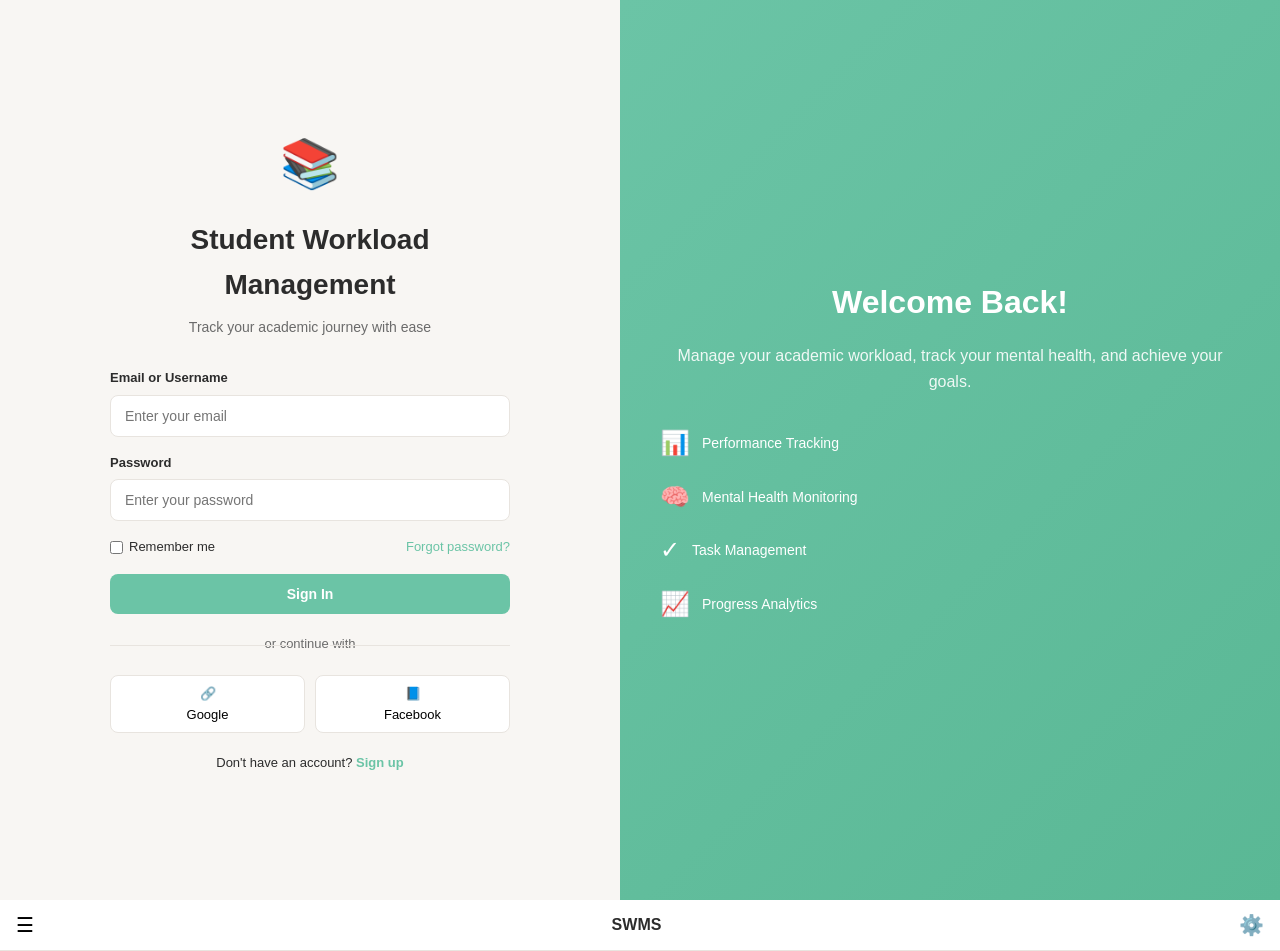
<file: index.html>
<!DOCTYPE html>
<html lang="en">
<head>
    <meta charset="UTF-8">
    <meta name="viewport" content="width=device-width, initial-scale=1.0, maximum-scale=1.0, user-scalable=no">
    <meta name="mobile-web-app-capable" content="yes">
    <meta name="apple-mobile-web-app-capable" content="yes">
    <title>Student Workload Management System</title>
    <link rel="stylesheet" href="styles.css?v=2026091812">
    <meta http-equiv="Cache-Control" content="no-cache, no-store, must-revalidate">
    <meta http-equiv="Pragma" content="no-cache">
    <meta http-equiv="Expires" content="0">
</head>
<body>
    <!-- Login Page -->
    <div id="login-page" class="login-page active">
        <div class="login-container">
            <div class="login-content">
                <div class="login-header">
                    <div class="login-logo">📚</div>
                    <h1>Student Workload Management</h1>
                    <p>Track your academic journey with ease</p>
                </div>

                <form id="login-form" class="login-form">
                    <div class="form-group">
                        <label for="login-email">Email or Username</label>
                        <input type="text" id="login-email" class="input-field" placeholder="Enter your email" required>
                    </div>

                    <div class="form-group">
                        <label for="login-password">Password</label>
                        <input type="password" id="login-password" class="input-field" placeholder="Enter your password" required>
                    </div>

                    <div class="form-options">
                        <label class="remember-me">
                            <input type="checkbox" id="remember-me">
                            <span>Remember me</span>
                        </label>
                        <a href="#" class="forgot-link">Forgot password?</a>
                    </div>

                    <button type="submit" class="btn btn-primary btn-block">Sign In</button>
                </form>

                <div class="login-divider">
                    <span>or continue with</span>
                </div>

                <div class="social-login">
                    <button type="button" class="social-btn">
                        <span>🔗</span>
                        <span>Google</span>
                    </button>
                    <button type="button" class="social-btn">
                        <span>📘</span>
                        <span>Facebook</span>
                    </button>
                </div>

                <div class="login-footer">
                    <p>Don't have an account? <a href="#" id="show-signup">Sign up</a></p>
                </div>
            </div>

            <div class="signup-content" style="display: none;">
                <div class="login-header">
                    <div class="login-logo">📚</div>
                    <h1>Create Account</h1>
                    <p>Start tracking your academic progress today</p>
                </div>

                <form id="signup-form" class="login-form">
                    <div class="form-group">
                        <label for="signup-name">Full Name</label>
                        <input type="text" id="signup-name" class="input-field" placeholder="Enter your full name" required>
                    </div>

                    <div class="form-group">
                        <label for="signup-email">Email</label>
                        <input type="email" id="signup-email" class="input-field" placeholder="Enter your email" required>
                    </div>

                    <div class="form-group">
                        <label for="signup-password">Password</label>
                        <input type="password" id="signup-password" class="input-field" placeholder="Create a password" required>
                    </div>

                    <div class="form-group">
                        <label for="signup-confirm">Confirm Password</label>
                        <input type="password" id="signup-confirm" class="input-field" placeholder="Confirm your password" required>
                    </div>

                    <button type="submit" class="btn btn-primary btn-block">Create Account</button>
                </form>

                <div class="login-footer">
                    <p>Already have an account? <a href="#" id="show-login">Sign in</a></p>
                </div>
            </div>
        </div>

        <div class="login-illustration">
            <div class="illustration-content">
                <h2>Welcome Back!</h2>
                <p>Manage your academic workload, track your mental health, and achieve your goals.</p>
                <div class="feature-list">
                    <div class="feature-item">
                        <span class="feature-icon">📊</span>
                        <span>Performance Tracking</span>
                    </div>
                    <div class="feature-item">
                        <span class="feature-icon">🧠</span>
                        <span>Mental Health Monitoring</span>
                    </div>
                    <div class="feature-item">
                        <span class="feature-icon">✓</span>
                        <span>Task Management</span>
                    </div>
                    <div class="feature-item">
                        <span class="feature-icon">📈</span>
                        <span>Progress Analytics</span>
                    </div>
                </div>
            </div>
        </div>
    </div>

    <!-- Daily Mood Check Modal -->
    <div id="mood-check-modal" class="mood-check-modal">
        <div class="mood-check-content">
            <div class="mood-check-header">
                <h2>How are you feeling today?</h2>
                <p>Rate your mood on a scale of 1-10</p>
            </div>
            <div class="mood-scale">
                <div class="mood-scale-labels">
                    <span>😢 Bad</span>
                    <span>😄 Great</span>
                </div>
                <div class="mood-scale-numbers" id="mood-scale-numbers">
                    <button class="mood-number" data-mood="1">1</button>
                    <button class="mood-number" data-mood="2">2</button>
                    <button class="mood-number" data-mood="3">3</button>
                    <button class="mood-number" data-mood="4">4</button>
                    <button class="mood-number" data-mood="5">5</button>
                    <button class="mood-number" data-mood="6">6</button>
                    <button class="mood-number" data-mood="7">7</button>
                    <button class="mood-number" data-mood="8">8</button>
                    <button class="mood-number" data-mood="9">9</button>
                    <button class="mood-number" data-mood="10">10</button>
                </div>
                <div class="mood-animation-container">
                    <div class="mood-emoji-display" id="mood-emoji-display">😊</div>
                    <div class="mood-particles" id="mood-particles"></div>
                </div>
            </div>
            <button class="btn btn-primary btn-block" id="submit-mood-check">Continue</button>
        </div>
    </div>

    <!-- Mobile Header -->
    <header class="mobile-header">
        <button class="menu-toggle" id="menu-toggle">☰</button>
        <h1 class="mobile-title">SWMS</h1>
        <button class="settings-btn" id="mobile-settings-btn">⚙️</button>
    </header>

    <div class="app-container">
        <!-- Sidebar Navigation -->
        <aside class="sidebar" id="sidebar">
            <div class="logo">
                <h2>📚 SWMS</h2>
                <p>Student Workload Management</p>
            </div>
            <nav class="nav-menu">
                <button class="nav-item active" data-view="dashboard">
                    <span class="icon">📊</span>
                    <span>Dashboard</span>
                </button>
                <button class="nav-item" data-view="performance">
                    <span class="icon">📈</span>
                    <span>Performance</span>
                </button>
                <button class="nav-item" data-view="mental-health">
                    <span class="icon">🧠</span>
                    <span>Mental Health</span>
                </button>
                <button class="nav-item" data-view="tasks">
                    <span class="icon">✓</span>
                    <span>Tasks</span>
                </button>
                <button class="nav-item" data-view="settings">
                    <span class="icon">⚙️</span>
                    <span>Settings</span>
                </button>
            </nav>
            <div class="user-profile">
                <div class="avatar">👤</div>
                <div class="user-info">
                    <h4>Student User</h4>
                    <p>Senior Year</p>
                </div>
            </div>
        </aside>

        <!-- Main Content Area -->
        <main class="main-content">
            <!-- Dashboard View -->
            <section id="dashboard-view" class="view active">
                <div class="header">
                    <h1>Dashboard Overview</h1>
                    <p class="date" id="current-date"></p>
                </div>

                <div class="stats-grid">
                    <div class="stat-card">
                        <div class="stat-icon">📚</div>
                        <div class="stat-info">
                            <h3 id="pending-tasks">0</h3>
                            <p>Pending Tasks</p>
                        </div>
                    </div>
                    <div class="stat-card">
                        <div class="stat-icon">📊</div>
                        <div class="stat-info">
                            <h3 id="current-gpa">0.0</h3>
                            <p>Current GPA</p>
                        </div>
                    </div>
                    <div class="stat-card">
                        <div class="stat-icon">🎯</div>
                        <div class="stat-info">
                            <h3 id="completion-rate">0%</h3>
                            <p>Completion Rate</p>
                        </div>
                    </div>
                    <div class="stat-card stress-card">
                        <div class="stat-icon">🧠</div>
                        <div class="stat-info">
                            <h3 id="stress-level">Low</h3>
                            <p>Stress Level</p>
                        </div>
                    </div>
                </div>

                <div class="dashboard-grid">
                    <div class="card weekly-polygon-card">
                        <h3>📊 Weekly Performance Radar</h3>
                        <p class="card-subtitle">Touch the graph to see details</p>
                        <div class="polygon-container">
                            <canvas id="weeklyPolygon"></canvas>
                            <div class="polygon-tooltip" id="polygon-tooltip"></div>
                        </div>
                    </div>

                    <div class="card upcoming-deadlines">
                        <h3>📅 Upcoming Deadlines</h3>
                        <div id="deadlines-list" class="deadlines-list">
                            <p class="empty-state">No upcoming deadlines</p>
                        </div>
                    </div>

                    <div class="card recommendations">
                        <h3>💡 Recommendations</h3>
                        <div id="recommendations-list" class="recommendations-list">
                            <div class="recommendation-item">
                                <span class="rec-icon">✨</span>
                                <p>Take a 10-minute break every hour to maintain focus</p>
                            </div>
                            <div class="recommendation-item">
                                <span class="rec-icon">📖</span>
                                <p>Schedule study sessions during your peak productivity hours</p>
                            </div>
                        </div>
                    </div>
                </div>
            </section>

            <!-- Performance Tracker View -->
            <section id="performance-view" class="view">
                <div class="header">
                    <h1>Performance Tracker</h1>
                    <p>Monitor your academic progress</p>
                </div>

                <div class="performance-controls">
                    <button class="btn btn-primary" id="add-grade-btn">+ Add Grade</button>
                </div>

                <div class="performance-grid">
                    <div class="card gpa-card">
                        <h3>🎓 GPA Trend</h3>
                        <div class="gpa-display">
                            <div class="gpa-value" id="perf-gpa">0.00</div>
                            <p>Current GPA</p>
                        </div>
                        <div class="chart-container">
                            <canvas id="gpaChart"></canvas>
                        </div>
                    </div>

                    <div class="card grades-list-card">
                        <h3>📝 Recent Grades</h3>
                        <div id="grades-list" class="grades-list">
                            <p class="empty-state">No grades recorded yet</p>
                        </div>
                    </div>

                    <div class="card completion-card">
                        <h3>✓ Assignment Completion</h3>
                        <div class="completion-stats">
                            <div class="completion-circle">
                                <svg viewBox="0 0 36 36" class="circular-chart">
                                    <path class="circle-bg" d="M18 2.0845 a 15.9155 15.9155 0 0 1 0 31.831 a 15.9155 15.9155 0 0 1 0 -31.831"/>
                                    <path class="circle" id="completion-circle" stroke-dasharray="0, 100" d="M18 2.0845 a 15.9155 15.9155 0 0 1 0 31.831 a 15.9155 15.9155 0 0 1 0 -31.831"/>
                                    <text x="18" y="20.35" class="percentage" id="completion-percentage">0%</text>
                                </svg>
                            </div>
                            <div class="completion-details">
                                <p><strong id="completed-count">0</strong> Completed</p>
                                <p><strong id="total-count">0</strong> Total</p>
                            </div>
                        </div>
                    </div>
                </div>
            </section>

            <!-- Mental Health Assessment View -->
            <section id="mental-health-view" class="view">
                <div class="header">
                    <h1>Mental Health Assessment</h1>
                    <p>Track your well-being and stress levels</p>
                </div>

                <div class="mental-health-grid">
                    <div class="card assessment-card">
                        <h3>📋 Quick Assessment</h3>
                        <form id="assessment-form">
                            <div class="form-group">
                                <label>How stressed do you feel today?</label>
                                <div class="slider-container">
                                    <input type="range" id="stress-slider" min="1" max="10" value="5" class="slider">
                                    <div class="slider-labels">
                                        <span>Low</span>
                                        <span id="stress-value">5</span>
                                        <span>High</span>
                                    </div>
                                </div>
                            </div>

                            <div class="form-group">
                                <label>How anxious do you feel?</label>
                                <div class="slider-container">
                                    <input type="range" id="anxiety-slider" min="1" max="10" value="5" class="slider">
                                    <div class="slider-labels">
                                        <span>Low</span>
                                        <span id="anxiety-value">5</span>
                                        <span>High</span>
                                    </div>
                                </div>
                            </div>

                            <div class="form-group">
                                <label>How would you rate your mood?</label>
                                <div class="mood-selector">
                                    <button type="button" class="mood-btn" data-mood="1">😢</button>
                                    <button type="button" class="mood-btn" data-mood="2">😟</button>
                                    <button type="button" class="mood-btn" data-mood="3">😐</button>
                                    <button type="button" class="mood-btn" data-mood="4">🙂</button>
                                    <button type="button" class="mood-btn" data-mood="5">😄</button>
                                </div>
                            </div>

                            <div class="form-group">
                                <label>Hours of sleep last night</label>
                                <input type="number" id="sleep-hours" min="0" max="12" step="0.5" value="7" class="input-field">
                            </div>

                            <button type="submit" class="btn btn-primary btn-block">Save Assessment</button>
                        </form>
                    </div>

                    <div class="card trends-card">
                        <h3>📈 Stress Trend (Last 7 Days)</h3>
                        <div class="chart-container">
                            <canvas id="stressChart"></canvas>
                        </div>
                    </div>

                    <div class="card wellness-tips">
                        <h3>💚 Wellness Tips</h3>
                        <div class="tips-list">
                            <div class="tip-item">
                                <span class="tip-icon">🧘</span>
                                <div>
                                    <h4>Practice Mindfulness</h4>
                                    <p>Try 5-10 minutes of meditation daily to reduce stress</p>
                                </div>
                            </div>
                            <div class="tip-item">
                                <span class="tip-icon">🏃</span>
                                <div>
                                    <h4>Stay Active</h4>
                                    <p>Regular exercise can improve mood and reduce anxiety</p>
                                </div>
                            </div>
                            <div class="tip-item">
                                <span class="tip-icon">😴</span>
                                <div>
                                    <h4>Prioritize Sleep</h4>
                                    <p>Aim for 7-9 hours of quality sleep each night</p>
                                </div>
                            </div>
                            <div class="tip-item">
                                <span class="tip-icon">👥</span>
                                <div>
                                    <h4>Connect With Others</h4>
                                    <p>Social support is crucial for mental well-being</p>
                                </div>
                            </div>
                        </div>
                    </div>

                    <div class="card mood-history">
                        <h3>😊 Mood History</h3>
                        <div id="mood-history-list" class="mood-history-list">
                            <p class="empty-state">No mood records yet</p>
                        </div>
                    </div>
                </div>
            </section>

            <!-- Tasks/Assignment Manager View -->
            <section id="tasks-view" class="view">
                <div class="header">
                    <h1>Task & Assignment Manager</h1>
                    <p>Organize and track your assignments</p>
                </div>

                <div class="tasks-controls">
                    <button class="btn btn-primary" id="add-task-btn">+ Add Task</button>
                    <div class="filter-buttons">
                        <button class="filter-btn active" data-filter="all">All</button>
                        <button class="filter-btn" data-filter="pending">Pending</button>
                        <button class="filter-btn" data-filter="completed">Completed</button>
                    </div>
                </div>

                <div class="tasks-grid">
                    <div class="card tasks-list-card">
                        <h3>📋 Tasks</h3>
                        <div id="tasks-list" class="tasks-list">
                            <p class="empty-state">No tasks yet. Add your first task!</p>
                        </div>
                    </div>
                </div>
            </section>

            <!-- Settings View -->
            <section id="settings-view" class="view">
                <div class="header">
                    <h1>Settings</h1>
                    <p>Manage your preferences</p>
                </div>

                <div class="settings-grid">
                    <div class="card">
                        <h3>🔔 Reminders</h3>
                        <div class="setting-item">
                            <div class="setting-info">
                                <h4>Daily Mood Check</h4>
                                <p>Get reminded to log your mood daily</p>
                            </div>
                            <label class="toggle-switch">
                                <input type="checkbox" id="mood-reminder-toggle" checked>
                                <span class="toggle-slider"></span>
                            </label>
                        </div>
                        <div class="setting-item">
                            <div class="setting-info">
                                <h4>Mood Check Time</h4>
                                <p>When to show the mood check prompt</p>
                            </div>
                            <input type="time" id="mood-reminder-time" class="input-field" value="09:00">
                        </div>
                        <div class="setting-item">
                            <div class="setting-info">
                                <h4>Task Reminders</h4>
                                <p>Get notified about upcoming deadlines</p>
                            </div>
                            <label class="toggle-switch">
                                <input type="checkbox" id="task-reminder-toggle" checked>
                                <span class="toggle-slider"></span>
                            </label>
                        </div>
                        <div class="setting-item">
                            <div class="setting-info">
                                <h4>Remind me before deadline</h4>
                                <p>How many hours before a task is due</p>
                            </div>
                            <select id="reminder-hours" class="input-field">
                                <option value="1">1 hour</option>
                                <option value="2">2 hours</option>
                                <option value="6">6 hours</option>
                                <option value="12">12 hours</option>
                                <option value="24" selected>1 day</option>
                                <option value="48">2 days</option>
                            </select>
                        </div>
                    </div>

                    <div class="card">
                        <h3>🎨 Appearance</h3>
                        <div class="setting-item">
                            <div class="setting-info">
                                <h4>Animations</h4>
                                <p>Enable smooth transitions and effects</p>
                            </div>
                            <label class="toggle-switch">
                                <input type="checkbox" id="animations-toggle" checked>
                                <span class="toggle-slider"></span>
                            </label>
                        </div>
                    </div>

                    <div class="card">
                        <h3>📱 Data</h3>
                        <div class="setting-item">
                            <button class="btn btn-secondary btn-block" id="export-data-btn">Export Data</button>
                        </div>
                        <div class="setting-item">
                            <button class="btn btn-secondary btn-block" id="clear-data-btn">Clear All Data</button>
                        </div>
                    </div>
                </div>
            </section>
        </main>
    </div>

    <!-- Sidebar Overlay for Mobile -->
    <div class="sidebar-overlay" id="sidebar-overlay"></div>

    <!-- Modal for Adding Grade -->
    <div id="grade-modal" class="modal">
        <div class="modal-content">
            <div class="modal-header">
                <h2>Add Grade</h2>
                <button class="close-btn" data-modal="grade-modal">&times;</button>
            </div>
            <form id="grade-form">
                <div class="form-group">
                    <label>Course Name</label>
                    <input type="text" id="course-name" class="input-field" required>
                </div>
                <div class="form-group">
                    <label>Grade</label>
                    <input type="number" id="grade-value" class="input-field" min="0" max="4" step="0.1" required>
                    <small>Enter GPA value (0.0 - 4.0)</small>
                </div>
                <div class="form-group">
                    <label>Credits</label>
                    <input type="number" id="grade-credits" class="input-field" min="1" max="6" value="3" required>
                </div>
                <div class="modal-actions">
                    <button type="button" class="btn btn-secondary" data-modal="grade-modal">Cancel</button>
                    <button type="submit" class="btn btn-primary">Add Grade</button>
                </div>
            </form>
        </div>
    </div>

    <!-- Modal for Adding Task -->
    <div id="task-modal" class="modal">
        <div class="modal-content">
            <div class="modal-header">
                <h2>Add Task</h2>
                <button class="close-btn" data-modal="task-modal">&times;</button>
            </div>
            <form id="task-form">
                <div class="form-group">
                    <label>Task Title</label>
                    <input type="text" id="task-title" class="input-field" required>
                </div>
                <div class="form-group">
                    <label>Description</label>
                    <textarea id="task-description" class="input-field" rows="3"></textarea>
                </div>
                <div class="form-group">
                    <label>Due Date</label>
                    <input type="date" id="task-date" class="input-field" required>
                </div>
                <div class="form-group">
                    <label>Priority</label>
                    <select id="task-priority" class="input-field">
                        <option value="low">Low</option>
                        <option value="medium">Medium</option>
                        <option value="high">High</option>
                    </select>
                </div>
                <div class="modal-actions">
                    <button type="button" class="btn btn-secondary" data-modal="task-modal">Cancel</button>
                    <button type="submit" class="btn btn-primary">Add Task</button>
                </div>
            </form>
        </div>
    </div>

    <script src="app.js?v=2026091812"></script>
</body>
</html>
</file>
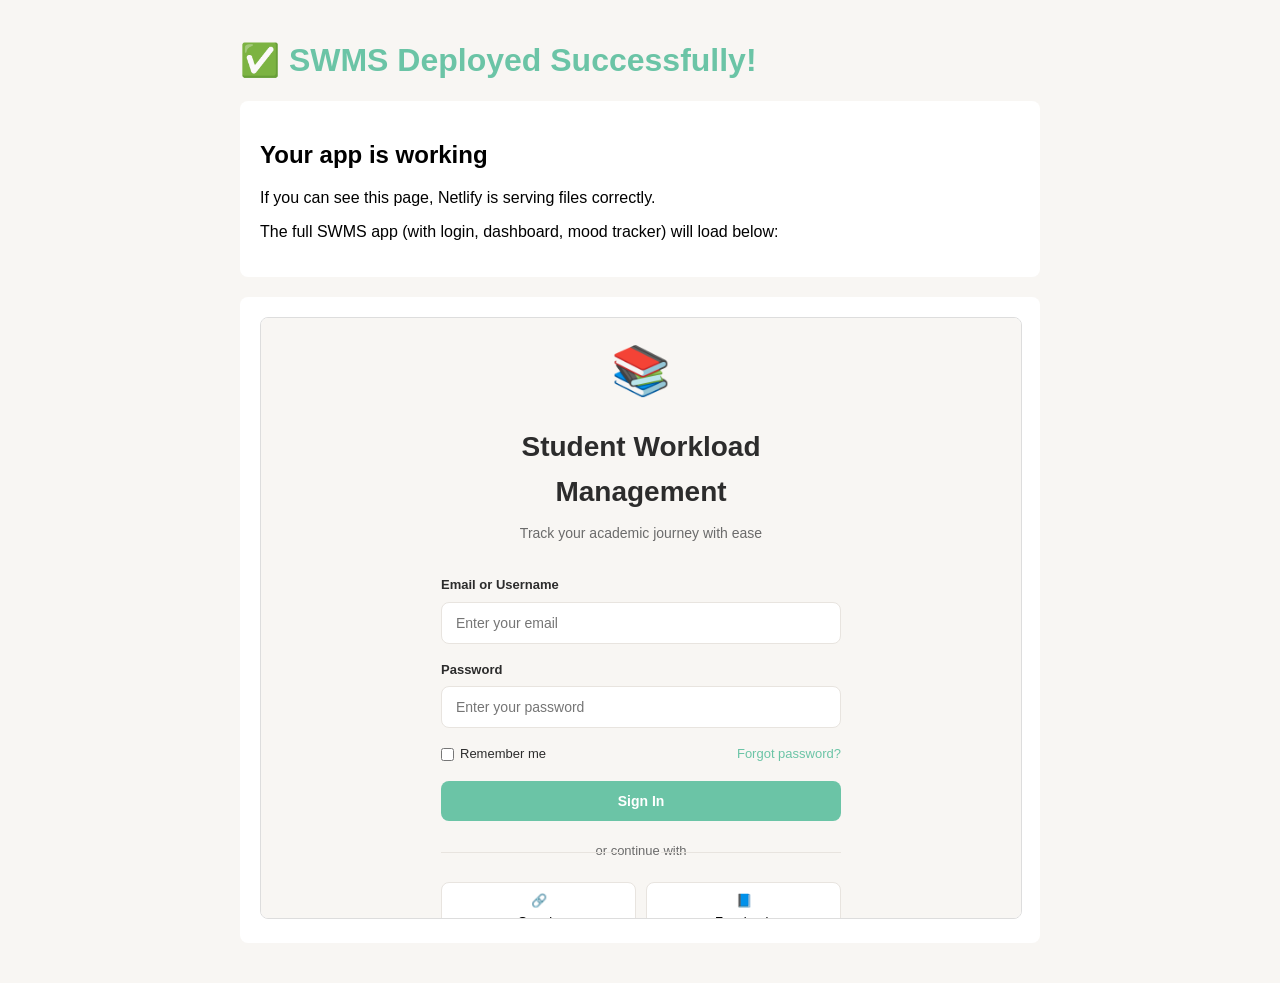
<file: test.html>
<!DOCTYPE html>
<html>
<head>
    <title>SWMS - Test</title>
    <style>
        body { font-family: Arial; background: #f8f6f3; margin: 0; padding: 20px; }
        .container { max-width: 800px; margin: 0 auto; }
        h1 { color: #6bc4a6; }
        .test-box { background: white; padding: 20px; border-radius: 8px; margin: 20px 0; }
    </style>
</head>
<body>
    <div class="container">
        <h1>✅ SWMS Deployed Successfully!</h1>
        <div class="test-box">
            <h2>Your app is working</h2>
            <p>If you can see this page, Netlify is serving files correctly.</p>
            <p>The full SWMS app (with login, dashboard, mood tracker) will load below:</p>
        </div>
        <div class="test-box">
            <iframe src="index.html" width="100%" height="600" style="border: 1px solid #ddd; border-radius: 8px;"></iframe>
        </div>
    </div>
</body>
</html>
</file>
<file: styles.css>
:root {
    --primary-color: #6bc4a6;
    --accent-color: #7d5a50;
    --bg-primary: #f8f6f3;
    --text-dark: #2c2c2c;
    --text-light: #6b6b6b;
    --border-color: #e8e4df;
    --danger: #ff6b6b;
    --warning: #ffa500;
    --success: #6bc4a6;
}

* {
    margin: 0;
    padding: 0;
    box-sizing: border-box;
}

body {
    font-family: -apple-system, BlinkMacSystemFont, 'Segoe UI', sans-serif;
    background: var(--bg-primary);
    color: var(--text-dark);
    line-height: 1.6;
}

/* ==================== LOGIN PAGE ==================== */
.login-page {
    display: flex;
    min-height: 100vh;
    display: none;
}

.login-page.active {
    display: flex;
}

.login-container {
    flex: 1;
    display: flex;
    align-items: center;
    justify-content: center;
    padding: 20px;
}

.login-content, .signup-content {
    width: 100%;
    max-width: 400px;
}

.login-header {
    text-align: center;
    margin-bottom: 30px;
}

.login-logo {
    font-size: 48px;
    margin-bottom: 15px;
}

.login-header h1 {
    font-size: 28px;
    margin-bottom: 8px;
    color: var(--text-dark);
}

.login-header p {
    color: var(--text-light);
    font-size: 14px;
}

.login-form {
    display: flex;
    flex-direction: column;
    gap: 16px;
}

.form-group {
    display: flex;
    flex-direction: column;
}

.form-group label {
    font-size: 13px;
    font-weight: 600;
    margin-bottom: 6px;
    color: var(--text-dark);
}

.input-field {
    padding: 12px 14px;
    border: 1px solid var(--border-color);
    border-radius: 8px;
    font-size: 14px;
    transition: border-color 0.2s;
    font-family: inherit;
}

.input-field:focus {
    outline: none;
    border-color: var(--primary-color);
    box-shadow: 0 0 0 3px rgba(107, 196, 166, 0.1);
}

.form-options {
    display: flex;
    justify-content: space-between;
    align-items: center;
    font-size: 13px;
}

.remember-me {
    display: flex;
    align-items: center;
    cursor: pointer;
}

.remember-me input {
    margin-right: 6px;
}

.forgot-link {
    color: var(--primary-color);
    text-decoration: none;
    font-weight: 500;
}

.btn {
    padding: 12px 20px;
    border: none;
    border-radius: 8px;
    font-size: 14px;
    font-weight: 600;
    cursor: pointer;
    transition: all 0.3s;
    font-family: inherit;
}

.btn-primary {
    background: var(--primary-color);
    color: white;
}

.btn-primary:hover {
    background: #5ab895;
    transform: translateY(-2px);
    box-shadow: 0 4px 12px rgba(107, 196, 166, 0.3);
}

.btn-secondary {
    background: #e8e4df;
    color: var(--text-dark);
}

.btn-secondary:hover {
    background: #ddd5ce;
}

.btn-block {
    width: 100%;
}

.login-divider {
    text-align: center;
    margin: 20px 0;
    font-size: 13px;
    color: var(--text-light);
    position: relative;
}

.login-divider::before,
.login-divider::after {
    content: '';
    position: absolute;
    top: 50%;
    width: 45%;
    height: 1px;
    background: var(--border-color);
}

.login-divider::before {
    left: 0;
}

.login-divider::after {
    right: 0;
}

.social-login {
    display: grid;
    grid-template-columns: 1fr 1fr;
    gap: 10px;
    margin-bottom: 20px;
}

.social-btn {
    padding: 10px;
    border: 1px solid var(--border-color);
    background: white;
    border-radius: 8px;
    cursor: pointer;
    font-size: 13px;
    display: flex;
    flex-direction: column;
    align-items: center;
    gap: 6px;
    transition: all 0.2s;
}

.social-btn:hover {
    border-color: var(--primary-color);
    background: #f5f5f5;
}

.login-footer {
    text-align: center;
    margin-top: 20px;
    font-size: 13px;
}

.login-footer a {
    color: var(--primary-color);
    text-decoration: none;
    font-weight: 600;
    cursor: pointer;
}

.login-illustration {
    flex: 1;
    background: linear-gradient(135deg, var(--primary-color) 0%, #5ab895 100%);
    display: flex;
    align-items: center;
    justify-content: center;
    color: white;
    padding: 40px;
    text-align: center;
}

.illustration-content h2 {
    font-size: 32px;
    margin-bottom: 15px;
}

.illustration-content p {
    font-size: 16px;
    margin-bottom: 30px;
    opacity: 0.9;
}

.feature-list {
    display: flex;
    flex-direction: column;
    gap: 15px;
}

.feature-item {
    display: flex;
    align-items: center;
    gap: 12px;
    font-size: 14px;
}

.feature-icon {
    font-size: 24px;
}

/* ==================== APP CONTAINER ==================== */
.app-container {
    display: none;
    grid-template-columns: 280px 1fr;
    min-height: 100vh;
    gap: 0;
}

.app-container.active {
    display: grid;
}

/* ==================== SIDEBAR ==================== */
.sidebar {
    background: white;
    border-right: 1px solid var(--border-color);
    padding: 20px 0;
    overflow-y: auto;
    display: flex;
    flex-direction: column;
}

.logo {
    padding: 0 20px 20px;
    border-bottom: 1px solid var(--border-color);
    margin-bottom: 20px;
}

.logo h2 {
    font-size: 20px;
    margin-bottom: 5px;
}

.logo p {
    font-size: 12px;
    color: var(--text-light);
}

.nav-menu {
    flex: 1;
    display: flex;
    flex-direction: column;
}

.nav-item {
    padding: 12px 20px;
    cursor: pointer;
    transition: all 0.2s;
    font-size: 14px;
    color: var(--text-light);
    display: flex;
    align-items: center;
    gap: 10px;
    border: none;
    background: none;
    font-family: inherit;
    width: 100%;
    text-align: left;
}

.nav-item:hover {
    background: var(--bg-primary);
    color: var(--text-dark);
}

.nav-item.active {
    background: var(--primary-color);
    color: white;
    border-left: 4px solid var(--accent-color);
}

.icon {
    font-size: 18px;
}

.user-profile {
    padding: 20px;
    border-top: 1px solid var(--border-color);
    display: flex;
    align-items: center;
    gap: 12px;
}

.avatar {
    font-size: 32px;
    width: 50px;
    height: 50px;
    display: flex;
    align-items: center;
    justify-content: center;
    background: var(--bg-primary);
    border-radius: 50%;
}

.user-info h4 {
    font-size: 14px;
    margin-bottom: 2px;
}

.user-info p {
    font-size: 12px;
    color: var(--text-light);
}

/* ==================== MAIN CONTENT ==================== */
.main-content {
    padding: 30px;
    overflow-y: auto;
    display: grid;
    grid-template-columns: 1fr;
}

.view {
    display: none;
    animation: fadeIn 0.3s ease-in-out;
}

.view.active {
    display: block;
}

@keyframes fadeIn {
    from {
        opacity: 0;
        transform: translateY(10px);
    }
    to {
        opacity: 1;
        transform: translateY(0);
    }
}

/* ==================== HEADER ==================== */
.header {
    margin-bottom: 30px;
}

.header h1 {
    font-size: 32px;
    margin-bottom: 8px;
}

.header p {
    color: var(--text-light);
    font-size: 14px;
}

.date {
    color: var(--text-light);
}

/* ==================== STATS GRID ==================== */
.stats-grid {
    display: grid;
    grid-template-columns: repeat(auto-fit, minmax(220px, 1fr));
    gap: 16px;
    margin-bottom: 30px;
}

.stat-card {
    background: white;
    padding: 20px;
    border-radius: 10px;
    border: 1px solid var(--border-color);
    text-align: center;
    transition: all 0.3s;
}

.stat-card:hover {
    transform: translateY(-4px);
    box-shadow: 0 8px 20px rgba(0, 0, 0, 0.08);
}

.stat-icon {
    font-size: 28px;
    margin-bottom: 10px;
}

.stat-info h3 {
    font-size: 28px;
    font-weight: 700;
    color: var(--primary-color);
    margin-bottom: 5px;
}

.stat-info p {
    font-size: 13px;
    color: var(--text-light);
}

.stat-value {
    font-size: 32px;
    font-weight: 700;
    color: var(--primary-color);
    margin-bottom: 8px;
}

.stat-label {
    font-size: 13px;
    color: var(--text-light);
}

/* ==================== CARDS ==================== */
.card {
    background: white;
    padding: 20px;
    border-radius: 10px;
    border: 1px solid var(--border-color);
    margin-bottom: 20px;
    transition: all 0.3s;
}

.card:hover {
    box-shadow: 0 4px 12px rgba(0, 0, 0, 0.08);
}

.card h3 {
    font-size: 18px;
    margin-bottom: 15px;
    display: flex;
    align-items: center;
    gap: 8px;
}

.card-subtitle {
    font-size: 12px;
    color: var(--text-light);
    margin-top: -10px;
    margin-bottom: 15px;
}

.dashboard-grid {
    display: grid;
    grid-template-columns: repeat(auto-fit, minmax(300px, 1fr));
    gap: 20px;
}

.weekly-polygon-card {
    grid-column: 1;
}

.polygon-container {
    position: relative;
    height: 300px;
    margin-top: 15px;
}

canvas {
    width: 100% !important;
    height: 100% !important;
}

.polygon-tooltip {
    position: absolute;
    top: 10px;
    right: 10px;
    background: var(--primary-color);
    color: white;
    padding: 8px 12px;
    border-radius: 6px;
    font-size: 12px;
    display: none;
}

.upcoming-deadlines {
    grid-column: auto;
}

.deadlines-list {
    display: flex;
    flex-direction: column;
    gap: 12px;
}

.deadline-item {
    padding: 12px;
    background: var(--bg-primary);
    border-left: 4px solid var(--primary-color);
    border-radius: 6px;
    display: flex;
    justify-content: space-between;
    align-items: center;
    font-size: 13px;
}

.deadline-item.priority-high {
    border-left-color: var(--danger);
    background: rgba(255, 107, 107, 0.05);
}

.deadline-item.priority-medium {
    border-left-color: var(--accent-color);
    background: rgba(125, 90, 80, 0.05);
}

.deadline-item.priority-low {
    border-left-color: #4ecdc4;
}

.deadline-info h4 {
    font-size: 14px;
    font-weight: 600;
    margin-bottom: 3px;
}

.deadline-info p {
    font-size: 12px;
    color: var(--text-light);
}

.deadline-date {
    font-size: 12px;
    font-weight: 600;
    color: var(--text-light);
    white-space: nowrap;
    margin-left: 10px;
}

.recommendations {
    grid-column: auto;
}

.recommendations-list {
    display: flex;
    flex-direction: column;
    gap: 12px;
}

.recommendation-item {
    padding: 12px;
    background: var(--bg-primary);
    border-radius: 6px;
    display: flex;
    gap: 10px;
    font-size: 13px;
}

.rec-icon {
    font-size: 20px;
}

/* ==================== PERFORMANCE VIEW ==================== */
.performance-controls {
    margin-bottom: 20px;
    display: flex;
    gap: 10px;
}

.performance-grid {
    display: grid;
    grid-template-columns: repeat(auto-fit, minmax(300px, 1fr));
    gap: 20px;
}

.gpa-card, .grades-list-card, .completion-card {
    grid-column: span 1;
}

.gpa-display {
    text-align: center;
    margin-bottom: 15px;
}

.gpa-value {
    font-size: 36px;
    font-weight: 700;
    color: var(--primary-color);
}

.chart-container {
    position: relative;
    height: 200px;
    margin-top: 15px;
}

.grades-list {
    display: flex;
    flex-direction: column;
    gap: 12px;
}

.grade-item {
    display: flex;
    justify-content: space-between;
    align-items: center;
    padding: 15px;
    background: var(--bg-primary);
    border-radius: 8px;
    border-left: 4px solid var(--primary-color);
}

.grade-item strong {
    display: block;
    margin-bottom: 3px;
}

.grade-item small {
    color: var(--text-light);
    font-size: 12px;
}

.grade-value {
    font-size: 24px;
    font-weight: 700;
    color: var(--primary-color);
}

.completion-stats {
    display: flex;
    align-items: center;
    justify-content: center;
    gap: 20px;
}

.completion-circle {
    position: relative;
    width: 120px;
    height: 120px;
}

.circular-chart {
    width: 100%;
    height: 100%;
    transform: rotate(-90deg);
}

.circle-bg {
    stroke: var(--border-color);
    stroke-width: 2;
    fill: none;
}

.circle {
    stroke: var(--primary-color);
    stroke-width: 2;
    fill: none;
    transition: stroke-dashoffset 0.5s ease;
}

.percentage {
    font-size: 16px;
    font-weight: 700;
    fill: var(--primary-color);
    text-anchor: middle;
    dominant-baseline: middle;
}

.completion-details p {
    font-size: 13px;
    margin-bottom: 8px;
}

.completion-details strong {
    color: var(--primary-color);
    font-weight: 700;
}

/* ==================== MENTAL HEALTH VIEW ==================== */
.mental-health-grid {
    display: grid;
    grid-template-columns: repeat(auto-fit, minmax(300px, 1fr));
    gap: 20px;
}

.assessment-card {
    grid-column: span 1;
}

.slider-container {
    margin-bottom: 15px;
}

.slider {
    width: 100%;
    height: 6px;
    border-radius: 3px;
    background: var(--border-color);
    outline: none;
    -webkit-appearance: none;
    margin-bottom: 8px;
}

.slider::-webkit-slider-thumb {
    -webkit-appearance: none;
    appearance: none;
    width: 18px;
    height: 18px;
    border-radius: 50%;
    background: var(--primary-color);
    cursor: pointer;
    transition: all 0.2s;
}

.slider::-webkit-slider-thumb:hover {
    transform: scale(1.2);
    box-shadow: 0 0 0 6px rgba(107, 196, 166, 0.2);
}

.slider::-moz-range-thumb {
    width: 18px;
    height: 18px;
    border-radius: 50%;
    background: var(--primary-color);
    cursor: pointer;
    border: none;
}

.slider-labels {
    display: flex;
    justify-content: space-between;
    font-size: 12px;
    color: var(--text-light);
}

.mood-selector {
    display: flex;
    justify-content: center;
    gap: 8px;
}

.mood-btn {
    font-size: 28px;
    background: none;
    border: none;
    cursor: pointer;
    padding: 8px;
    border-radius: 8px;
    transition: all 0.2s;
}

.mood-btn:hover, .mood-btn.selected {
    background: var(--bg-primary);
    transform: scale(1.2);
}

.trends-card, .wellness-tips, .mood-history {
    grid-column: span 1;
}

.tips-list {
    display: flex;
    flex-direction: column;
    gap: 15px;
}

.tip-item {
    display: flex;
    gap: 12px;
    padding: 12px;
    background: var(--bg-primary);
    border-radius: 8px;
}

.tip-icon {
    font-size: 24px;
}

.tip-item h4 {
    font-size: 14px;
    margin-bottom: 3px;
}

.tip-item p {
    font-size: 12px;
    color: var(--text-light);
}

.mood-history-list {
    display: flex;
    flex-direction: column;
    gap: 12px;
}

.mood-history-item {
    padding: 12px;
    background: var(--bg-primary);
    border-radius: 8px;
}

.mood-history-date {
    font-size: 12px;
    font-weight: 600;
    color: var(--text-light);
    margin-bottom: 8px;
}

.mood-history-data {
    display: grid;
    grid-template-columns: repeat(2, 1fr);
    gap: 8px;
    font-size: 12px;
}

/* ==================== TASKS VIEW ==================== */
.tasks-controls {
    display: flex;
    justify-content: space-between;
    align-items: center;
    margin-bottom: 20px;
    flex-wrap: wrap;
    gap: 12px;
}

.filter-buttons {
    display: flex;
    gap: 8px;
}

.filter-btn {
    padding: 8px 14px;
    border: 1px solid var(--border-color);
    background: white;
    border-radius: 6px;
    font-size: 12px;
    cursor: pointer;
    transition: all 0.2s;
}

.filter-btn:hover {
    border-color: var(--primary-color);
}

.filter-btn.active {
    background: var(--primary-color);
    color: white;
    border-color: var(--primary-color);
}

.tasks-grid {
    display: grid;
    grid-template-columns: 1fr;
}

.tasks-list {
    display: flex;
    flex-direction: column;
    gap: 12px;
}

.task-item {
    padding: 12px;
    background: var(--bg-primary);
    border-left: 4px solid var(--primary-color);
    border-radius: 6px;
    display: flex;
    gap: 12px;
    font-size: 14px;
    transition: all 0.2s;
}

.task-item:hover {
    background: white;
    border-left-color: var(--accent-color);
}

.task-item.completed {
    opacity: 0.6;
}

.task-item.completed .task-content h4 {
    text-decoration: line-through;
}

.task-checkbox {
    display: flex;
    align-items: flex-start;
    padding-top: 4px;
}

.task-checkbox input {
    cursor: pointer;
    width: 18px;
    height: 18px;
}

.task-content {
    flex: 1;
}

.task-content h4 {
    font-weight: 600;
    margin-bottom: 3px;
}

.task-content p {
    font-size: 12px;
    color: var(--text-light);
    margin-bottom: 8px;
}

.task-meta {
    display: flex;
    gap: 12px;
    font-size: 12px;
    color: var(--text-light);
}

.priority-badge {
    padding: 2px 8px;
    background: var(--primary-color);
    color: white;
    border-radius: 4px;
    font-size: 10px;
    font-weight: 600;
}

.task-item.priority-high {
    border-left-color: var(--danger);
}

.task-item.priority-high .priority-badge {
    background: var(--danger);
}

.task-item.priority-medium {
    border-left-color: var(--accent-color);
}

.task-item.priority-medium .priority-badge {
    background: var(--accent-color);
}

.task-item.priority-low {
    border-left-color: #4ecdc4;
}

.task-item.priority-low .priority-badge {
    background: #4ecdc4;
}

/* ==================== SETTINGS VIEW ==================== */
.settings-grid {
    display: grid;
    grid-template-columns: repeat(auto-fit, minmax(300px, 1fr));
    gap: 20px;
}

.setting-item {
    display: flex;
    justify-content: space-between;
    align-items: center;
    padding: 15px 0;
    border-bottom: 1px solid var(--border-color);
}

.setting-item:last-child {
    border-bottom: none;
}

.setting-info h4 {
    font-size: 14px;
    margin-bottom: 3px;
}

.setting-info p {
    font-size: 12px;
    color: var(--text-light);
}

.toggle-switch {
    position: relative;
    width: 50px;
    height: 28px;
    cursor: pointer;
}

.toggle-switch input {
    display: none;
}

.toggle-slider {
    position: absolute;
    top: 0;
    left: 0;
    right: 0;
    bottom: 0;
    background: var(--border-color);
    border-radius: 28px;
    transition: all 0.3s;
}

.toggle-slider::before {
    content: '';
    position: absolute;
    width: 24px;
    height: 24px;
    left: 2px;
    top: 2px;
    background: white;
    border-radius: 50%;
    transition: all 0.3s;
}

.toggle-switch input:checked + .toggle-slider {
    background: var(--primary-color);
}

.toggle-switch input:checked + .toggle-slider::before {
    left: 24px;
}

select.input-field {
    appearance: none;
    background-image: url("data:image/svg+xml;charset=UTF-8,%3csvg xmlns='http://www.w3.org/2000/svg' viewBox='0 0 24 24' fill='none' stroke='currentColor' stroke-width='2' stroke-linecap='round' stroke-linejoin='round'%3e%3cpolyline points='6 9 12 15 18 9'%3e%3c/polyline%3e%3c/svg%3e");
    background-repeat: no-repeat;
    background-position: right 8px center;
    background-size: 20px;
    padding-right: 32px;
}

/* ==================== MOOD CHECK MODAL ==================== */
.mood-check-modal {
    display: none;
    position: fixed;
    top: 0;
    left: 0;
    width: 100%;
    height: 100%;
    background: rgba(0, 0, 0, 0.5);
    align-items: center;
    justify-content: center;
    z-index: 1000;
}

.mood-check-modal.active {
    display: flex;
}

.mood-check-content {
    background: white;
    padding: 30px;
    border-radius: 16px;
    max-width: 500px;
    width: 90%;
    animation: slideUp 0.3s ease-out;
}

.mood-check-header {
    text-align: center;
    margin-bottom: 25px;
}

.mood-check-header h2 {
    font-size: 24px;
    margin-bottom: 8px;
}

.mood-check-header p {
    color: var(--text-light);
    font-size: 14px;
}

.mood-scale {
    margin-bottom: 20px;
}

.mood-scale-labels {
    display: flex;
    justify-content: space-between;
    font-size: 12px;
    color: var(--text-light);
    margin-bottom: 10px;
}

.mood-scale-numbers {
    display: grid;
    grid-template-columns: repeat(5, 1fr);
    gap: 8px;
    margin-bottom: 20px;
}

.mood-number {
    padding: 12px;
    border: 2px solid var(--border-color);
    background: white;
    border-radius: 8px;
    font-size: 14px;
    font-weight: 600;
    cursor: pointer;
    transition: all 0.2s;
}

.mood-number:hover {
    border-color: var(--primary-color);
    color: var(--primary-color);
}

.mood-number.selected {
    background: var(--primary-color);
    color: white;
    border-color: var(--primary-color);
}

.mood-animation-container {
    position: relative;
    height: 100px;
    display: flex;
    align-items: center;
    justify-content: center;
    margin-bottom: 15px;
}

.mood-emoji-display {
    font-size: 48px;
    animation: pulse 0.5s ease-out;
}

.mood-particles {
    position: absolute;
    width: 100%;
    height: 100%;
    pointer-events: none;
}

.particle {
    position: absolute;
    font-size: 24px;
}

@keyframes float {
    0% {
        opacity: 1;
        transform: translate(0, 0);
    }
    100% {
        opacity: 0;
        transform: translate(var(--tx), var(--ty));
    }
}

@keyframes pulse {
    0% {
        transform: scale(0.8);
        opacity: 0;
    }
    50% {
        transform: scale(1.1);
    }
    100% {
        transform: scale(1);
        opacity: 1;
    }
}

@keyframes slideUp {
    from {
        transform: translateY(30px);
        opacity: 0;
    }
    to {
        transform: translateY(0);
        opacity: 1;
    }
}

/* ==================== MODALS ==================== */
.modal {
    display: none;
    position: fixed;
    top: 0;
    left: 0;
    width: 100%;
    height: 100%;
    background: rgba(0, 0, 0, 0.5);
    align-items: center;
    justify-content: center;
    z-index: 1000;
}

.modal.active {
    display: flex;
}

.modal-content {
    background: white;
    padding: 30px;
    border-radius: 12px;
    max-width: 500px;
    width: 90%;
    animation: slideUp 0.3s ease-out;
}

.modal-header {
    display: flex;
    justify-content: space-between;
    align-items: center;
    margin-bottom: 20px;
}

.modal-header h2 {
    font-size: 20px;
}

.close-btn {
    background: none;
    border: none;
    font-size: 28px;
    cursor: pointer;
    color: var(--text-light);
}

.modal-actions {
    display: flex;
    gap: 10px;
    justify-content: flex-end;
    margin-top: 20px;
}

.modal-actions .btn {
    flex: 1;
}

/* ==================== NOTIFICATIONS ==================== */
.notification {
    position: fixed;
    bottom: 20px;
    right: 20px;
    background: var(--primary-color);
    color: white;
    padding: 15px 20px;
    border-radius: 8px;
    font-size: 14px;
    font-weight: 600;
    animation: slideIn 0.3s ease-out;
    z-index: 2000;
    max-width: 300px;
}

@keyframes slideIn {
    from {
        transform: translateX(400px);
        opacity: 0;
    }
    to {
        transform: translateX(0);
        opacity: 1;
    }
}

.empty-state {
    text-align: center;
    color: var(--text-light);
    font-size: 14px;
    padding: 20px;
}

/* ==================== MOBILE HEADER ==================== */
.mobile-header {
    display: none;
    background: white;
    padding: 12px 16px;
    border-bottom: 1px solid var(--border-color);
    display: flex;
    justify-content: space-between;
    align-items: center;
    position: sticky;
    top: 0;
    z-index: 100;
}

.menu-toggle, .settings-btn {
    background: none;
    border: none;
    font-size: 20px;
    cursor: pointer;
}

.mobile-title {
    font-size: 16px;
    font-weight: 600;
}

.sidebar-overlay {
    display: none;
    position: fixed;
    top: 0;
    left: 0;
    width: 100%;
    height: 100%;
    background: rgba(0, 0, 0, 0.5);
    z-index: 99;
}

/* ==================== RESPONSIVE DESIGN ==================== */
@media (max-width: 768px) {
    .login-page {
        flex-direction: column;
    }

    .login-illustration {
        display: none;
    }

    .login-container {
        padding: 15px;
    }

    .app-container {
        grid-template-columns: 1fr;
    }

    .mobile-header {
        display: flex;
    }

    .sidebar {
        display: none;
        position: fixed;
        left: 0;
        top: 60px;
        width: 250px;
        height: calc(100vh - 60px);
        z-index: 100;
        border-right: 1px solid var(--border-color);
        box-shadow: 0 4px 12px rgba(0, 0, 0, 0.1);
    }

    .sidebar.open {
        display: flex;
    }

    .main-content {
        padding: 15px;
    }

    .stats-grid {
        grid-template-columns: repeat(2, 1fr);
        gap: 12px;
    }

    .stat-icon {
        font-size: 24px;
    }

    .stat-info h3 {
        font-size: 20px;
    }

    .dashboard-grid, .performance-grid, .mental-health-grid {
        grid-template-columns: 1fr;
    }

    .weekly-polygon-card {
        grid-column: auto;
    }

    .modal-content {
        max-width: 90%;
    }

    .setting-item {
        flex-direction: column;
        align-items: flex-start;
        gap: 12px;
    }

    .toggle-switch, select.input-field, .input-field {
        width: 100%;
    }
}

@media (max-width: 480px) {
    .header h1 {
        font-size: 24px;
    }

    .stats-grid {
        grid-template-columns: 1fr;
    }

    .mood-scale-numbers {
        grid-template-columns: repeat(5, 1fr);
    }

    .tasks-controls {
        flex-direction: column;
        align-items: stretch;
    }

    .filter-buttons {
        justify-content: space-around;
        width: 100%;
    }

    .filter-btn {
        flex: 1;
    }

    .modal-actions {
        flex-direction: column-reverse;
    }

    .modal-actions .btn {
        width: 100%;
    }
}
</file>
